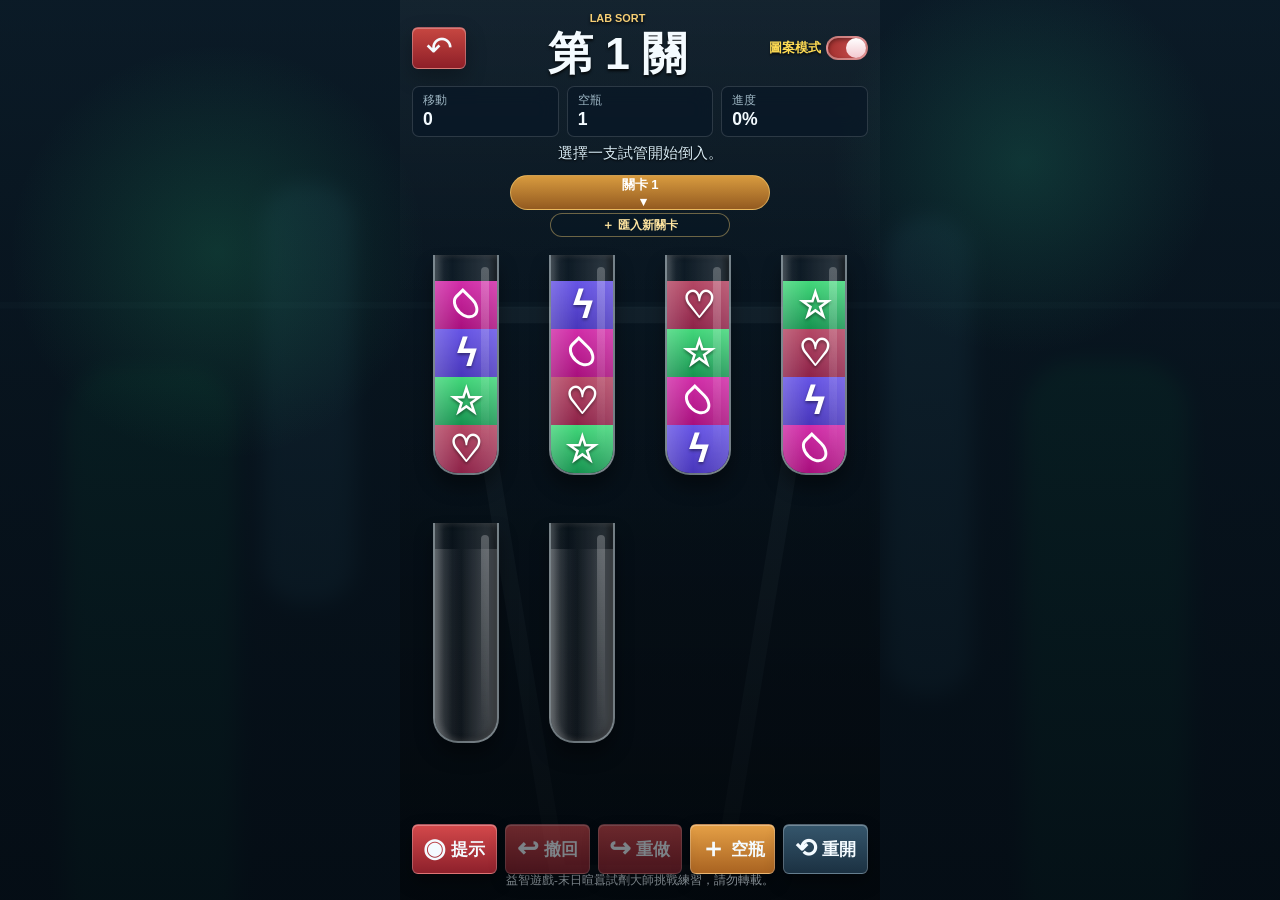
<file: index.html>
<!doctype html>
<html lang="zh-Hant">
  <head>
    <meta charset="UTF-8" />
    <meta name="viewport" content="width=device-width, initial-scale=1, viewport-fit=cover" />
    <meta name="theme-color" content="#07131f" />
    <meta name="apple-mobile-web-app-capable" content="yes" />
    <meta name="apple-mobile-web-app-status-bar-style" content="black-translucent" />
    <meta name="apple-mobile-web-app-title" content="試管分類" />
    <title>試管分類實驗室</title>
    <link rel="manifest" href="./manifest.json" />
    <link rel="apple-touch-icon" href="./assets/icon-192.png" />
    <link rel="icon" href="./assets/icon.svg" type="image/svg+xml" />
    <link rel="stylesheet" href="./styles.css?v=53" />
  </head>
  <body>
    <main class="app-shell" aria-label="試管分類遊戲">
      <header class="top-bar">
        <button class="icon-button back-button" type="button" aria-label="返回">
          <span aria-hidden="true">↶</span>
        </button>
        <div class="level-heading">
          <span class="eyebrow">LAB SORT</span>
          <h1 id="levelTitle">第 1 關</h1>
        </div>
        <label class="pattern-toggle">
          <span>圖案模式</span>
          <input id="patternToggle" type="checkbox" checked />
        </label>
      </header>

      <section class="status-panel" aria-live="polite">
        <div>
          <span class="status-label">移動</span>
          <strong id="moveCount">0</strong>
        </div>
        <div>
          <span class="status-label">空瓶</span>
          <strong id="emptyBottleCount">1</strong>
        </div>
        <div>
          <span class="status-label">進度</span>
          <strong id="progressCount">0%</strong>
        </div>
      </section>

      <section id="message" class="message" aria-live="polite">選擇一支試管開始倒入。</section>

      <nav id="levelJump" class="level-jump" aria-label="選擇關卡"></nav>

      <a class="import-link" href="./import.html">＋ 匯入新關卡</a>

      <section id="board" class="board" aria-label="試管區"></section>

      <nav class="controls" aria-label="操作按鈕">
        <button id="hintButton" class="control-button red" type="button">
          <span aria-hidden="true">◉</span>
          <span>提示</span>
        </button>
        <button id="undoButton" class="control-button red" type="button">
          <span aria-hidden="true">↩</span>
          <span>撤回</span>
        </button>
        <button id="redoButton" class="control-button red" type="button">
          <span aria-hidden="true">↪</span>
          <span>重做</span>
        </button>
        <button id="addTubeButton" class="control-button amber" type="button">
          <span aria-hidden="true">＋</span>
          <span>空瓶</span>
        </button>
        <button id="restartButton" class="control-button steel" type="button">
          <span aria-hidden="true">⟲</span>
          <span>重開</span>
        </button>
      </nav>

      <p class="practice-note">益智遊戲-末日暄囂試劑大師挑戰練習，請勿轉載。</p>
    </main>

    <dialog id="winDialog" class="win-dialog" aria-labelledby="winTitle">
      <div class="win-card">
        <p class="eyebrow">EXPERIMENT COMPLETE</p>
        <h2 id="winTitle">分類完成</h2>
        <p id="winText">所有試劑都整理好了。</p>
        <div class="dialog-actions">
          <button id="replayButton" class="dialog-button secondary" type="button">再玩一次</button>
          <button id="nextButton" class="dialog-button primary" type="button">下一關</button>
        </div>
      </div>
    </dialog>

    <script src="./app.js?v=53" type="module"></script>
  </body>
</html>
</file>
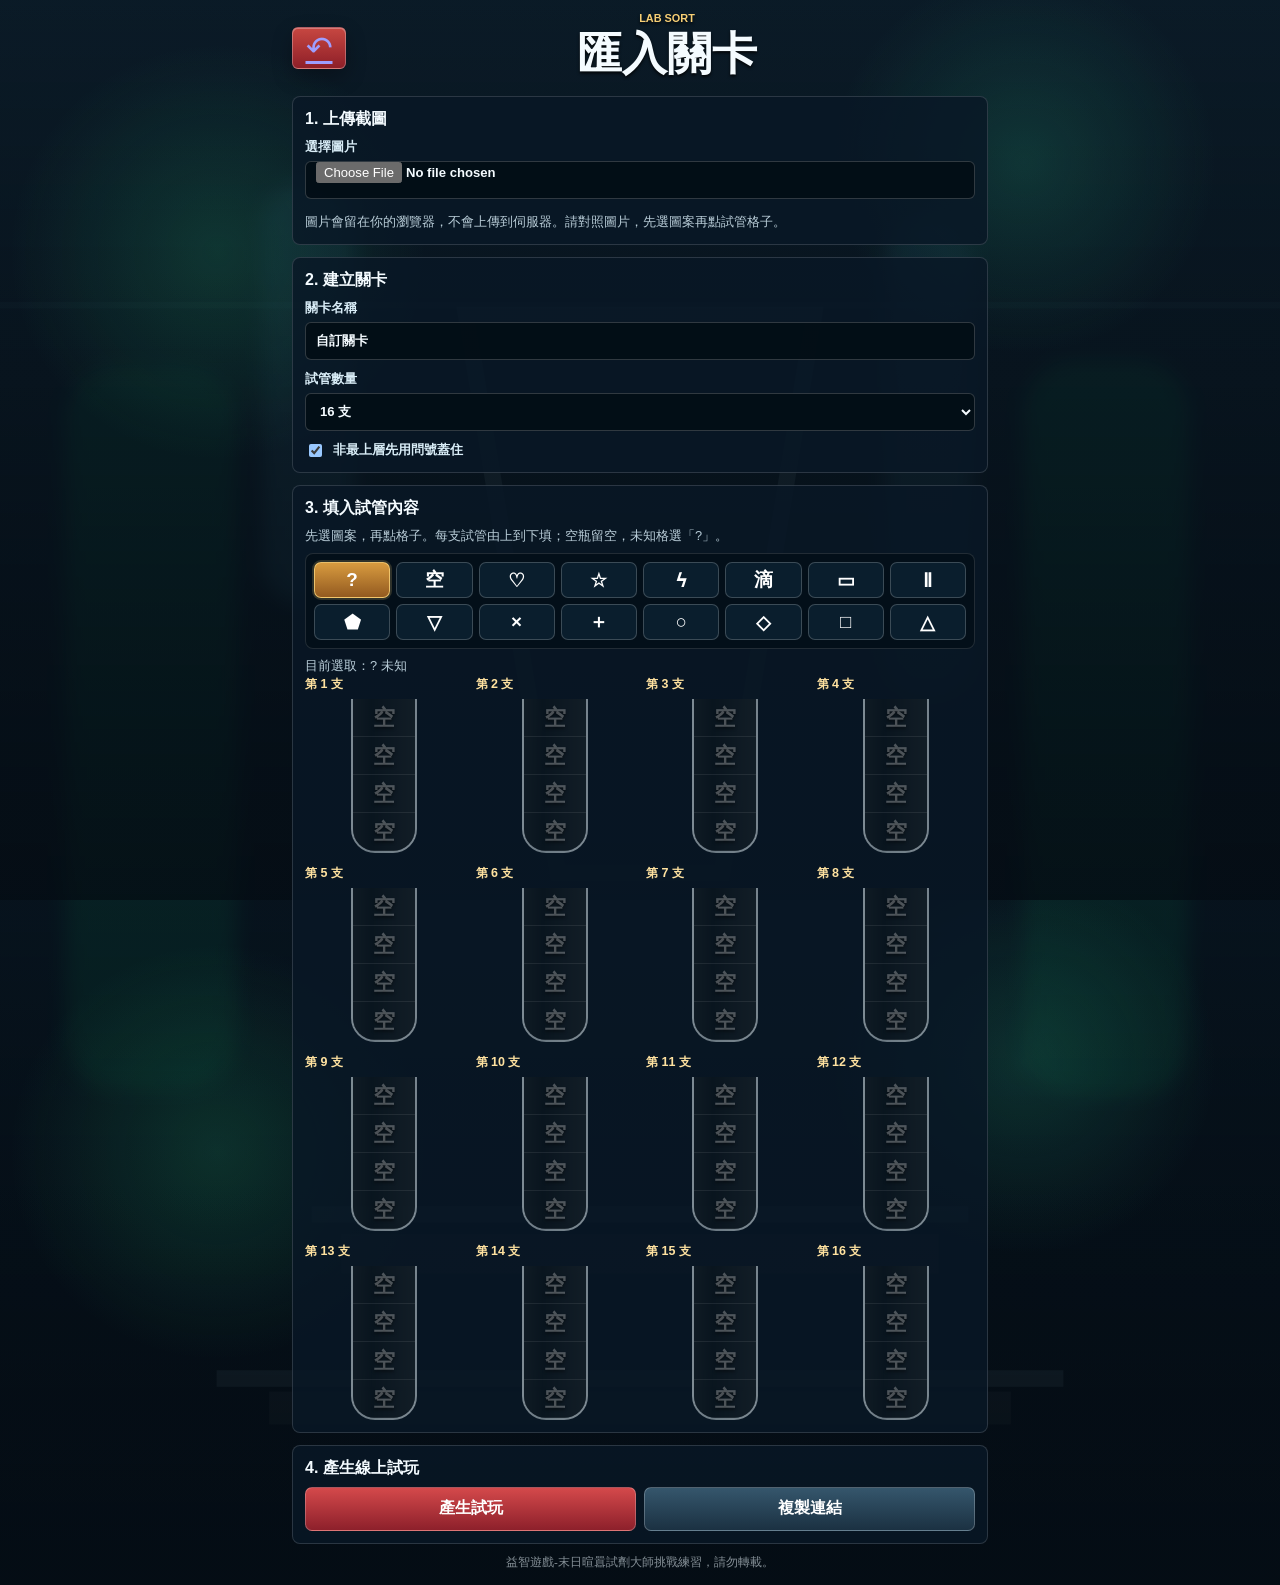
<file: import.html>
<!doctype html>
<html lang="zh-Hant">
  <head>
    <meta charset="UTF-8" />
    <meta name="viewport" content="width=device-width, initial-scale=1, viewport-fit=cover" />
    <meta name="theme-color" content="#07131f" />
    <title>匯入新關卡｜試管分類實驗室</title>
    <link rel="manifest" href="./manifest.json" />
    <link rel="apple-touch-icon" href="./assets/icon-192.png" />
    <link rel="icon" href="./assets/icon.svg" type="image/svg+xml" />
    <link rel="stylesheet" href="./styles.css?v=53" />
  </head>
  <body class="import-page">
    <main class="import-shell" aria-label="匯入新關卡">
      <header class="import-header">
        <a class="icon-button back-button" href="./index.html" aria-label="返回遊戲">
          <span aria-hidden="true">↶</span>
        </a>
        <div class="level-heading">
          <span class="eyebrow">LAB SORT</span>
          <h1>匯入關卡</h1>
        </div>
      </header>

      <section class="import-panel">
        <h2>1. 上傳截圖</h2>
        <div class="import-form">
          <label class="import-field">
            <span>選擇圖片</span>
            <input id="imageInput" type="file" accept="image/*" />
          </label>
          <img id="imagePreview" class="import-preview" alt="上傳的關卡截圖預覽" />
          <p class="import-note">圖片會留在你的瀏覽器，不會上傳到伺服器。請對照圖片，先選圖案再點試管格子。</p>
        </div>
      </section>

      <section class="import-panel">
        <h2>2. 建立關卡</h2>
        <div class="import-form">
          <label class="import-field">
            <span>關卡名稱</span>
            <input id="levelName" type="text" value="自訂關卡" />
          </label>
          <label class="import-field">
            <span>試管數量</span>
            <select id="tubeCount">
              <option value="14">14 支</option>
              <option value="15">15 支</option>
              <option value="16" selected>16 支</option>
            </select>
          </label>
          <label class="import-toggle">
            <input id="hideLowerCells" type="checkbox" checked />
            <span>非最上層先用問號蓋住</span>
          </label>
        </div>
      </section>

      <section class="import-panel">
        <h2>3. 填入試管內容</h2>
        <p class="import-note">先選圖案，再點格子。每支試管由上到下填；空瓶留空，未知格選「?」。</p>
        <div class="symbol-palette" id="symbolPalette" aria-label="選擇圖案"></div>
        <p id="activeToolLabel" class="import-note">目前選取：? 未知</p>
        <div id="tubeEditorGrid" class="tube-editor-grid"></div>
      </section>

      <section class="import-panel">
        <h2>4. 產生線上試玩</h2>
        <div class="import-actions">
          <button id="generateButton" class="import-action" type="button">產生試玩</button>
          <button id="copyButton" class="import-action secondary" type="button" disabled>複製連結</button>
        </div>
        <div id="resultBox" class="result-box">
          <p id="validationMessage" class="import-note"></p>
          <a id="playLink" class="result-link" href="./index.html">尚未產生</a>
        </div>
      </section>

      <p class="practice-note">益智遊戲-末日暄囂試劑大師挑戰練習，請勿轉載。</p>
    </main>

    <script src="./import.js?v=53" type="module"></script>
  </body>
</html>
</file>
<file: styles.css>
:root {
  color-scheme: dark;
  --bg: #07131f;
  --panel: rgba(9, 24, 38, 0.74);
  --panel-strong: rgba(15, 38, 58, 0.88);
  --line: rgba(222, 244, 255, 0.22);
  --text: #f4fbff;
  --muted: #9fb7c4;
  --accent: #f7cf75;
  --danger: #bf313b;
  --danger-2: #8d202b;
  --amber: #ce832d;
  --tube-width: clamp(48px, 14vw, 66px);
  --tube-height: clamp(176px, 31vh, 220px);
  --slot-height: calc((var(--tube-height) - 28px) / 4);
  font-family: -apple-system, BlinkMacSystemFont, "Segoe UI", "Noto Sans TC", sans-serif;
}

* {
  box-sizing: border-box;
}

html,
body {
  height: 100%;
  margin: 0;
}

body {
  height: 100svh;
  color: var(--text);
  background:
    radial-gradient(circle at 17% 28%, rgba(43, 198, 128, 0.18), transparent 13rem),
    radial-gradient(circle at 80% 18%, rgba(40, 172, 130, 0.2), transparent 12rem),
    linear-gradient(rgba(4, 11, 18, 0.6), rgba(4, 11, 18, 0.88)),
    url("./assets/lab-bg.svg");
  background-color: var(--bg);
  background-size: cover;
  overflow: hidden;
}

body.import-page {
  height: auto;
  min-height: 100svh;
  overflow: auto;
}

button {
  color: inherit;
  font: inherit;
  -webkit-tap-highlight-color: transparent;
}

.app-shell {
  position: relative;
  display: grid;
  grid-template-rows: auto auto auto auto auto minmax(0, 1fr) auto auto;
  height: 100svh;
  width: min(100vw, 480px);
  margin: 0 auto;
  padding: max(12px, env(safe-area-inset-top)) 12px max(12px, env(safe-area-inset-bottom));
  overflow: hidden;
}

.app-shell::before {
  content: "";
  position: absolute;
  inset: 0;
  z-index: -1;
  background: linear-gradient(180deg, rgba(255, 255, 255, 0.04), transparent 34%, rgba(0, 0, 0, 0.38));
  pointer-events: none;
}

.top-bar {
  display: grid;
  grid-template-columns: 54px 1fr auto;
  align-items: center;
  gap: 10px;
  min-height: 66px;
}

.app-shell.compact-layout {
  padding-top: max(6px, env(safe-area-inset-top));
}

.app-shell.compact-layout .top-bar {
  grid-template-columns: 44px 1fr 86px;
  gap: 7px;
  min-height: 46px;
}

.app-shell.compact-layout .icon-button {
  width: 44px;
  height: 34px;
  font-size: 1.5rem;
}

.app-shell.compact-layout .eyebrow {
  font-size: 0.55rem;
}

.app-shell.compact-layout h1 {
  font-size: clamp(1.8rem, 8.8vw, 2.35rem);
  line-height: 0.95;
}

.app-shell.compact-layout .pattern-toggle {
  min-width: 80px;
  font-size: 0.7rem;
}

.app-shell.compact-layout .pattern-toggle input {
  width: 36px;
  height: 21px;
}

.app-shell.compact-layout .pattern-toggle input::after {
  width: 17px;
  height: 17px;
}

.app-shell.compact-layout .pattern-toggle input:checked::after {
  transform: translateX(15px);
}

.app-shell.compact-layout .status-panel {
  gap: 5px;
}

.app-shell.compact-layout .status-panel > div {
  padding: 3px 7px;
}

.app-shell.compact-layout .status-label {
  font-size: 0.64rem;
}

.app-shell.compact-layout .status-panel strong {
  font-size: 0.95rem;
  line-height: 1;
}

.app-shell.compact-layout .message {
  min-height: 18px;
  margin: 3px 0 0;
  font-size: 0.76rem;
}

.app-shell.compact-layout .level-jump {
  min-height: 20px;
}

.app-shell.compact-layout .level-picker-summary {
  min-height: 20px;
  font-size: 0.7rem;
}

.icon-button {
  display: grid;
  place-items: center;
  width: 54px;
  height: 42px;
  border: 1px solid rgba(255, 255, 255, 0.28);
  border-radius: 6px;
  background: linear-gradient(#c74741, #8e1f28);
  box-shadow: inset 0 1px rgba(255, 255, 255, 0.28), 0 8px 20px rgba(0, 0, 0, 0.28);
  font-size: 2rem;
  line-height: 1;
}

.level-heading {
  text-align: center;
  text-shadow: 0 2px 3px rgba(0, 0, 0, 0.8);
}

.eyebrow {
  display: block;
  color: var(--accent);
  font-size: 0.68rem;
  font-weight: 800;
  letter-spacing: 0;
}

h1 {
  margin: 0;
  font-size: clamp(1.9rem, 8.2vw, 2.8rem);
  font-weight: 900;
}

.pattern-toggle {
  display: flex;
  align-items: center;
  gap: 5px;
  min-width: 88px;
  color: #ffdc54;
  font-size: 0.82rem;
  font-weight: 800;
  text-shadow: 0 2px 2px rgba(0, 0, 0, 0.65);
}

.pattern-toggle input {
  appearance: none;
  width: 42px;
  height: 24px;
  margin: 0;
  border: 2px solid rgba(255, 255, 255, 0.35);
  border-radius: 999px;
  background: linear-gradient(90deg, #a4312f, #ce5355);
  box-shadow: inset 0 2px 4px rgba(0, 0, 0, 0.4);
}

.pattern-toggle input::after {
  content: "";
  display: block;
  width: 20px;
  height: 20px;
  margin: 0;
  border-radius: 50%;
  background: linear-gradient(#fff, #f3c8cf);
  transition: transform 0.18s ease;
}

.pattern-toggle input:checked::after {
  transform: translateX(18px);
}

.status-panel {
  display: grid;
  grid-template-columns: repeat(3, 1fr);
  gap: 8px;
  margin-top: 2px;
}

.status-panel > div {
  border: 1px solid rgba(255, 255, 255, 0.14);
  border-radius: 7px;
  padding: 6px 10px;
  background: var(--panel);
  backdrop-filter: blur(10px);
}

.status-label {
  display: block;
  color: var(--muted);
  font-size: 0.74rem;
}

.status-panel strong {
  font-size: 1.1rem;
}

.message {
  min-height: 28px;
  margin: 7px 0 2px;
  color: #d8ecf6;
  text-align: center;
  font-size: 0.92rem;
  text-shadow: 0 1px 2px #000;
}

.level-jump {
  display: flex;
  flex-wrap: wrap;
  justify-content: center;
  gap: 6px;
  min-height: 28px;
  padding: 1px 0 3px;
}

.import-link {
  display: grid;
  place-items: center;
  justify-self: center;
  min-height: 24px;
  width: min(100%, 180px);
  margin: 0 0 2px;
  border: 1px solid rgba(247, 207, 117, 0.42);
  border-radius: 999px;
  color: #ffe5a0;
  background: rgba(8, 24, 36, 0.56);
  font-size: 0.72rem;
  font-weight: 900;
  text-decoration: none;
}

.level-picker {
  position: relative;
  width: min(100%, 260px);
}

.level-picker-summary {
  display: grid;
  place-items: center;
  min-height: 28px;
  border: 1px solid rgba(247, 207, 117, 0.58);
  border-radius: 999px;
  background: linear-gradient(#d89b3f, #935a20);
  color: #fff;
  font-size: 0.82rem;
  font-weight: 900;
  list-style: none;
  cursor: pointer;
}

.level-picker-summary::-webkit-details-marker {
  display: none;
}

.level-picker-summary::after {
  content: "▾";
  margin-left: 6px;
}

.level-picker[open] .level-picker-summary::after {
  content: "▴";
}

.level-picker-options {
  position: absolute;
  left: 50%;
  z-index: 5;
  display: flex;
  flex-wrap: wrap;
  justify-content: center;
  gap: 6px;
  width: min(92vw, 360px);
  margin-top: 5px;
  padding: 8px;
  border: 1px solid rgba(255, 255, 255, 0.16);
  border-radius: 8px;
  background: rgba(5, 18, 28, 0.96);
  box-shadow: 0 16px 34px rgba(0, 0, 0, 0.45);
  transform: translateX(-50%);
}

.level-jump-button {
  min-width: 42px;
  min-height: 28px;
  border: 1px solid rgba(255, 255, 255, 0.2);
  border-radius: 999px;
  background: rgba(8, 24, 36, 0.72);
  color: #cfe5f0;
  font-size: 0.8rem;
  font-weight: 900;
}

.level-jump-button.active {
  border-color: rgba(247, 207, 117, 0.75);
  background: linear-gradient(#d89b3f, #935a20);
  color: #fff;
}

.board {
  align-content: start;
  display: grid;
  grid-template-columns: repeat(4, minmax(0, 1fr));
  justify-items: center;
  gap: clamp(18px, 4.8vh, 30px) 9px;
  min-height: 0;
  padding: 8px 0 18px;
  overflow-y: auto;
  scrollbar-width: none;
}

.board.dense {
  --tube-width: clamp(42px, 11vw, 50px);
  --tube-height: clamp(130px, 18.2vh, 152px);
  --slot-height: calc(var(--tube-height) / 4);
  grid-template-columns: repeat(6, minmax(0, 1fr));
  align-content: space-evenly;
  gap: clamp(8px, 1.6vh, 14px) 1px;
  padding: 4px 0 8px;
  overflow: hidden;
}

.board.dense .tube-button {
  width: calc(var(--tube-width) + 6px);
  height: calc(var(--tube-height) + 14px);
  padding: 7px 3px 7px;
}

.board.dense .tube-button:last-child:nth-child(13) {
  grid-column: 3 / span 2;
  justify-self: center;
}

.board.dense .tube-button:nth-child(13):nth-last-child(2) {
  grid-column: 3;
}

.board.dense .tube-button:nth-child(14):last-child {
  grid-column: 4;
}

.board.dense .slot {
  font-size: 1.42rem;
  line-height: 1;
}

.board.dense .slot.mystery {
  font-size: 1.68rem;
}

.board.extra-dense {
  --tube-width: clamp(36px, 8.6vw, 43px);
  --tube-height: clamp(104px, 14.8vh, 124px);
  grid-template-columns: repeat(5, minmax(0, 1fr));
  gap: clamp(4px, 0.9vh, 8px) 1px;
  align-content: space-evenly;
}

.board.extra-dense .tube-button {
  width: calc(var(--tube-width) + 5px);
  height: calc(var(--tube-height) + 10px);
  padding: 5px 2px;
}

.board.extra-dense .tube-button:nth-child(13):nth-last-child(3),
.board.extra-dense .tube-button:nth-child(14):nth-last-child(2),
.board.extra-dense .tube-button:nth-child(15):last-child {
  grid-column: auto;
}

.board.sixteen-layout {
  grid-template-columns: repeat(6, minmax(0, 1fr));
}

.board.sixteen-layout .tube-button:nth-child(13) {
  grid-column: 2;
}

.board.sixteen-layout .tube-button:nth-child(14) {
  grid-column: 3;
}

.board.sixteen-layout .tube-button:nth-child(15) {
  grid-column: 4;
}

.board.sixteen-layout .tube-button:nth-child(16) {
  grid-column: 5;
}

.board.extra-dense .slot {
  font-size: 1.24rem;
}

.board.extra-dense .slot.mystery {
  font-size: 1.48rem;
}

.board::-webkit-scrollbar {
  display: none;
}

.tube-button {
  position: relative;
  width: calc(var(--tube-width) + 12px);
  height: calc(var(--tube-height) + 18px);
  border: 0;
  background: transparent;
  padding: 8px 6px 10px;
  cursor: pointer;
  transition: transform 0.16s ease, filter 0.16s ease;
}

.tube-button.selected {
  transform: translateY(-12px);
  filter: drop-shadow(0 0 12px rgba(255, 221, 118, 0.9));
}

.tube-button.hint-from {
  filter: drop-shadow(0 0 12px rgba(255, 221, 118, 0.95));
}

.tube-button.hint-to {
  filter: drop-shadow(0 0 14px rgba(90, 210, 255, 0.95));
}

.tube {
  position: relative;
  display: flex;
  flex-direction: column-reverse;
  justify-content: flex-start;
  width: var(--tube-width);
  height: var(--tube-height);
  margin: 0 auto;
  border: 2px solid rgba(235, 250, 255, 0.42);
  border-top: 0;
  border-radius: 0 0 25px 25px;
  background: linear-gradient(90deg, rgba(255, 255, 255, 0.1), rgba(255, 255, 255, 0.02) 28%, rgba(255, 255, 255, 0.14) 88%);
  box-shadow:
    inset 4px 0 6px rgba(255, 255, 255, 0.18),
    inset -5px 0 7px rgba(0, 0, 0, 0.45),
    0 12px 18px rgba(0, 0, 0, 0.38);
  overflow: hidden;
}

.tube::before {
  content: none;
  display: none;
}

.tube::after {
  content: "";
  position: absolute;
  inset: 12px 8px 16px auto;
  width: 8px;
  border-radius: 999px;
  background: linear-gradient(rgba(255, 255, 255, 0.28), transparent);
  opacity: 0.85;
}

.slot {
  position: relative;
  display: grid;
  place-items: center;
  height: var(--slot-height);
  color: #fff;
  font-size: clamp(1.45rem, 6.3vw, 2.3rem);
  font-weight: 900;
  text-shadow: 0 2px 3px rgba(0, 0, 0, 0.42);
}

.slot::before {
  content: "";
  position: absolute;
  inset: 0;
  background: linear-gradient(90deg, rgba(255, 255, 255, 0.18), transparent 42%, rgba(255, 255, 255, 0.15));
  mix-blend-mode: screen;
  pointer-events: none;
}

.slot.empty {
  color: transparent;
  background: transparent;
}

.slot.mystery {
  color: #f6fbff;
  background:
    linear-gradient(90deg, rgba(255, 255, 255, 0.12), transparent 44%, rgba(255, 255, 255, 0.08)),
    linear-gradient(180deg, rgba(13, 35, 48, 0.94), rgba(4, 18, 27, 0.94));
  font-size: clamp(1.65rem, 7.2vw, 2.45rem);
  text-shadow: 0 2px 3px #000;
}

.symbol {
  display: block;
}

.symbol-drop {
  width: 0.58em;
  height: 0.78em;
  border: 0.1em solid currentColor;
  border-radius: 70% 0 70% 70%;
  transform: rotate(-45deg);
  background: transparent;
}

.chem-heart { background: linear-gradient(180deg, #b44764, #8d2248); }
.chem-star { background: linear-gradient(180deg, #42d77a, #15934f); }
.chem-bolt { background: linear-gradient(180deg, #6654e5, #4836bb); }
.chem-drop { background: linear-gradient(180deg, #d12ca8, #a80f7d); }
.chem-line { background: linear-gradient(180deg, #f5a128, #d87813); }
.chem-bars { background: linear-gradient(180deg, #9b54e5, #7333bf); }
.chem-pentagon { background: linear-gradient(180deg, #f2a9df, #c678bc); }
.chem-down-triangle { background: linear-gradient(180deg, #e6ac98, #bf7565); }
.chem-cross { background: linear-gradient(180deg, #8f999f, #5e686e); }
.chem-plus { background: linear-gradient(180deg, #249347, #136d32); }
.chem-circle { background: linear-gradient(180deg, #b38a50, #80612f); }
.chem-diamond { background: linear-gradient(180deg, #df554d, #b82c2a); }
.chem-square { background: linear-gradient(180deg, #ff8191, #d14f6e); }
.chem-triangle { background: linear-gradient(180deg, #74c7f1, #3d94cf); }

.controls {
  display: grid;
  grid-template-columns: repeat(5, minmax(0, 1fr));
  gap: 8px;
  padding-top: 6px;
}

.practice-note {
  margin: 0;
  color: rgba(226, 238, 245, 0.58);
  font-size: clamp(0.58rem, 1.8vw, 0.72rem);
  line-height: 1.2;
  text-align: center;
}

.control-button {
  display: flex;
  align-items: center;
  justify-content: center;
  gap: 5px;
  min-width: 0;
  min-height: 50px;
  border: 1px solid rgba(255, 255, 255, 0.24);
  border-radius: 6px;
  box-shadow: inset 0 1px rgba(255, 255, 255, 0.3), 0 8px 18px rgba(0, 0, 0, 0.32);
  font-size: clamp(0.92rem, 3.8vw, 1.05rem);
  font-weight: 900;
}

.control-button span:first-child {
  font-size: 1.6rem;
  line-height: 1;
}

.control-button.red {
  background: linear-gradient(#d4494b, var(--danger-2));
}

.control-button.amber {
  background: linear-gradient(#e5a046, #a96321);
}

.control-button.steel {
  background: linear-gradient(#35566c, #1b3142);
}

.control-button:disabled {
  opacity: 0.5;
}

.win-dialog {
  width: min(88vw, 360px);
  border: 0;
  border-radius: 12px;
  padding: 0;
  color: var(--text);
  background: transparent;
}

.win-dialog::backdrop {
  background: rgba(0, 0, 0, 0.68);
  backdrop-filter: blur(5px);
}

.win-card {
  border: 1px solid rgba(255, 255, 255, 0.2);
  border-radius: 12px;
  padding: 24px;
  text-align: center;
  background: linear-gradient(180deg, rgba(20, 49, 72, 0.96), rgba(7, 18, 29, 0.98));
  box-shadow: 0 24px 60px rgba(0, 0, 0, 0.46);
}

.win-card h2 {
  margin: 4px 0 8px;
  font-size: 2rem;
}

.win-card p {
  color: #c9dce6;
}

.dialog-actions {
  display: grid;
  grid-template-columns: 1fr 1fr;
  gap: 10px;
  margin-top: 20px;
}

.dialog-button {
  min-height: 46px;
  border: 0;
  border-radius: 7px;
  font-weight: 900;
}

.dialog-button.primary {
  background: linear-gradient(#f0bd59, #b86f25);
}

.dialog-button.secondary {
  background: rgba(255, 255, 255, 0.12);
}

@media (max-width: 360px) {
  :root {
    --tube-width: 43px;
  }

  .app-shell {
    padding-left: 10px;
    padding-right: 10px;
  }

  .controls {
    gap: 6px;
  }
}

@media (min-height: 820px) and (max-width: 430px) {
  :root {
    --tube-height: 190px;
  }

  .board {
    gap: 28px 10px;
  }
}

@media (max-width: 430px) {
  body,
  .app-shell {
    height: 100dvh;
  }

  .app-shell {
    grid-template-rows: auto auto auto auto auto minmax(0, 1fr) auto auto;
    padding: max(6px, env(safe-area-inset-top)) 10px max(8px, env(safe-area-inset-bottom));
  }

  .top-bar {
    grid-template-columns: 44px 1fr 86px;
    gap: 7px;
    min-height: 52px;
  }

  .icon-button {
    width: 44px;
    height: 34px;
    font-size: 1.55rem;
  }

  .eyebrow {
    font-size: 0.58rem;
  }

  h1 {
    font-size: clamp(2rem, 10.5vw, 2.45rem);
    line-height: 1;
  }

  .pattern-toggle {
    min-width: 82px;
    gap: 4px;
    font-size: 0.72rem;
  }

  .pattern-toggle input {
    width: 38px;
    height: 22px;
  }

  .pattern-toggle input::after {
    width: 18px;
    height: 18px;
  }

  .pattern-toggle input:checked::after {
    transform: translateX(16px);
  }

  .status-panel {
    gap: 6px;
  }

  .status-panel > div {
    padding: 4px 8px;
  }

  .status-label {
    font-size: 0.68rem;
  }

  .status-panel strong {
    font-size: 1rem;
    line-height: 1;
  }

  .message {
    min-height: 22px;
    margin: 4px 0 0;
    font-size: 0.82rem;
    line-height: 1.2;
  }

  .level-jump {
    flex-wrap: wrap;
    min-height: 22px;
    gap: 4px;
    padding: 0 0 1px;
  }

  .level-picker {
    width: min(100%, 180px);
  }

  .import-link {
    min-height: 20px;
    width: min(100%, 150px);
    font-size: 0.66rem;
  }

  .level-picker-summary {
    min-height: 22px;
    font-size: 0.72rem;
  }

  .level-picker-options {
    gap: 4px;
    width: min(92vw, 330px);
    margin-top: 4px;
    padding: 6px;
  }

  .level-jump-button {
    min-width: 34px;
    min-height: 22px;
    font-size: 0.7rem;
  }

  .board {
    overflow: hidden;
  }

  .board.dense {
    --tube-width: clamp(37px, 10.7vw, 42px);
    --tube-height: clamp(96px, 13.8dvh, 112px);
    gap: clamp(5px, 1dvh, 8px) 0;
    padding: 2px 0 4px;
  }

  .board.dense .tube-button {
    width: calc(var(--tube-width) + 4px);
    height: calc(var(--tube-height) + 8px);
    padding: 4px 2px;
  }

  .board.dense .tube {
    border-width: 1.5px;
    border-radius: 0 0 19px 19px;
  }

  .board.dense .tube::after {
    inset: 8px 5px 12px auto;
    width: 6px;
  }

  .board.dense .slot {
    font-size: 1.12rem;
  }

  .board.dense .slot.mystery {
    font-size: 1.32rem;
  }

  .board.extra-dense {
    --tube-width: clamp(31px, 8.7vw, 35px);
    --tube-height: clamp(66px, 9.7dvh, 82px);
    grid-template-columns: repeat(5, minmax(0, 1fr));
    gap: clamp(2px, 0.45dvh, 4px) 0;
    padding: 0 0 2px;
  }

  .board.extra-dense .tube-button {
    width: calc(var(--tube-width) + 3px);
    height: calc(var(--tube-height) + 5px);
    padding: 2px 1px;
  }

  .board.extra-dense .slot {
    font-size: 0.88rem;
  }

  .board.extra-dense .slot.mystery {
    font-size: 1.05rem;
  }

  .board.sixteen-layout {
    grid-template-columns: repeat(6, minmax(0, 1fr));
  }

  .controls {
    gap: 6px;
    padding-top: 4px;
  }

  .practice-note {
    font-size: 0.58rem;
    line-height: 1;
  }

  .control-button {
    min-height: 42px;
    gap: 3px;
    font-size: clamp(0.68rem, 3.2vw, 0.82rem);
  }

  .control-button span:first-child {
    font-size: 1.25rem;
  }
}

.import-shell {
  display: grid;
  gap: 12px;
  min-height: 100svh;
  width: min(100vw, 720px);
  margin: 0 auto;
  padding: max(12px, env(safe-area-inset-top)) 12px max(16px, env(safe-area-inset-bottom));
}

.import-header {
  display: grid;
  grid-template-columns: 44px 1fr;
  align-items: center;
  gap: 10px;
}

.import-panel {
  border: 1px solid rgba(255, 255, 255, 0.14);
  border-radius: 8px;
  padding: 12px;
  background: rgba(9, 24, 38, 0.82);
}

.import-panel h2 {
  margin: 0 0 8px;
  font-size: 1rem;
}

.import-note {
  margin: 4px 0 0;
  color: #b9cdd8;
  font-size: 0.8rem;
  line-height: 1.45;
}

.import-form {
  display: grid;
  gap: 10px;
}

.import-field {
  display: grid;
  gap: 5px;
  color: #d9edf7;
  font-size: 0.82rem;
  font-weight: 800;
}

.import-field input,
.import-field select {
  min-height: 38px;
  border: 1px solid rgba(255, 255, 255, 0.18);
  border-radius: 6px;
  padding: 0 10px;
  color: #f4fbff;
  background: rgba(3, 14, 22, 0.9);
  font: inherit;
}

.import-toggle {
  display: flex;
  align-items: center;
  gap: 8px;
  color: #d9edf7;
  font-size: 0.82rem;
  font-weight: 800;
}

.import-preview {
  display: none;
  width: 100%;
  max-height: 360px;
  object-fit: contain;
  border-radius: 8px;
  background: rgba(0, 0, 0, 0.3);
}

.import-preview.visible {
  display: block;
}

.tube-editor-grid {
  display: grid;
  grid-template-columns: repeat(2, minmax(0, 1fr));
  gap: 12px;
}

.symbol-palette {
  position: sticky;
  top: 0;
  z-index: 3;
  display: grid;
  grid-template-columns: repeat(8, minmax(0, 1fr));
  gap: 6px;
  margin: 8px 0;
  padding: 8px;
  border: 1px solid rgba(255, 255, 255, 0.12);
  border-radius: 8px;
  background: rgba(4, 16, 25, 0.96);
}

.palette-button {
  display: grid;
  place-items: center;
  min-width: 0;
  min-height: 36px;
  border: 1px solid rgba(255, 255, 255, 0.2);
  border-radius: 7px;
  color: #fff;
  background: rgba(12, 33, 48, 0.9);
  font-size: 1.18rem;
  font-weight: 900;
}

.palette-button.active {
  border-color: rgba(247, 207, 117, 0.86);
  background: linear-gradient(#d89b3f, #935a20);
  box-shadow: 0 0 0 2px rgba(247, 207, 117, 0.18);
}

.tube-editor {
  display: grid;
  gap: 6px;
  min-width: 0;
}

.tube-editor-title {
  color: #ffe2a0;
  font-size: 0.78rem;
  font-weight: 900;
}

.cell-selects {
  display: none;
  gap: 4px;
}

.cell-selects select {
  min-height: 34px;
  border: 1px solid rgba(255, 255, 255, 0.16);
  border-radius: 6px;
  color: #f4fbff;
  background: rgba(4, 16, 25, 0.9);
  font-size: 0.78rem;
}

.quick-tube {
  display: grid;
  grid-template-rows: repeat(4, 38px);
  width: min(100%, 66px);
  margin: 0 auto;
  border: 2px solid rgba(235, 250, 255, 0.42);
  border-top: 0;
  border-radius: 0 0 24px 24px;
  overflow: hidden;
  background: linear-gradient(90deg, rgba(255, 255, 255, 0.12), rgba(255, 255, 255, 0.03) 30%, rgba(255, 255, 255, 0.16));
}

.quick-cell {
  min-width: 0;
  min-height: 0;
  border: 0;
  border-bottom: 1px solid rgba(255, 255, 255, 0.08);
  color: #fff;
  background: rgba(12, 33, 48, 0.92);
  font-size: 1.35rem;
  font-weight: 900;
  text-shadow: 0 2px 3px rgba(0, 0, 0, 0.45);
}

.quick-cell.is-empty {
  color: rgba(255, 255, 255, 0.28);
  background: rgba(7, 18, 27, 0.72);
}

.quick-cell.is-unknown {
  color: #f6fbff;
  background: linear-gradient(180deg, rgba(13, 35, 48, 0.98), rgba(4, 18, 27, 0.98));
}

.import-actions {
  display: grid;
  grid-template-columns: 1fr 1fr;
  gap: 8px;
}

.import-action {
  min-height: 44px;
  border: 1px solid rgba(255, 255, 255, 0.24);
  border-radius: 7px;
  color: #fff;
  background: linear-gradient(#d4494b, var(--danger-2));
  font-weight: 900;
}

.import-action.secondary {
  background: linear-gradient(#35566c, #1b3142);
}

.result-box {
  display: none;
  gap: 8px;
}

.result-box.visible {
  display: grid;
}

.result-link {
  overflow-wrap: anywhere;
  border: 1px solid rgba(255, 255, 255, 0.14);
  border-radius: 7px;
  padding: 8px;
  color: #d9f4ff;
  background: rgba(3, 14, 22, 0.88);
  font-size: 0.72rem;
}

@media (min-width: 620px) {
  .tube-editor-grid {
    grid-template-columns: repeat(4, minmax(0, 1fr));
  }
}

@media (max-width: 430px) {
  .symbol-palette {
    grid-template-columns: repeat(5, minmax(0, 1fr));
  }

  .tube-editor-grid {
    grid-template-columns: repeat(3, minmax(0, 1fr));
    gap: 10px 6px;
  }

  .quick-tube {
    width: min(100%, 58px);
    grid-template-rows: repeat(4, 34px);
  }

  .quick-cell {
    font-size: 1.16rem;
  }
}
</file>
